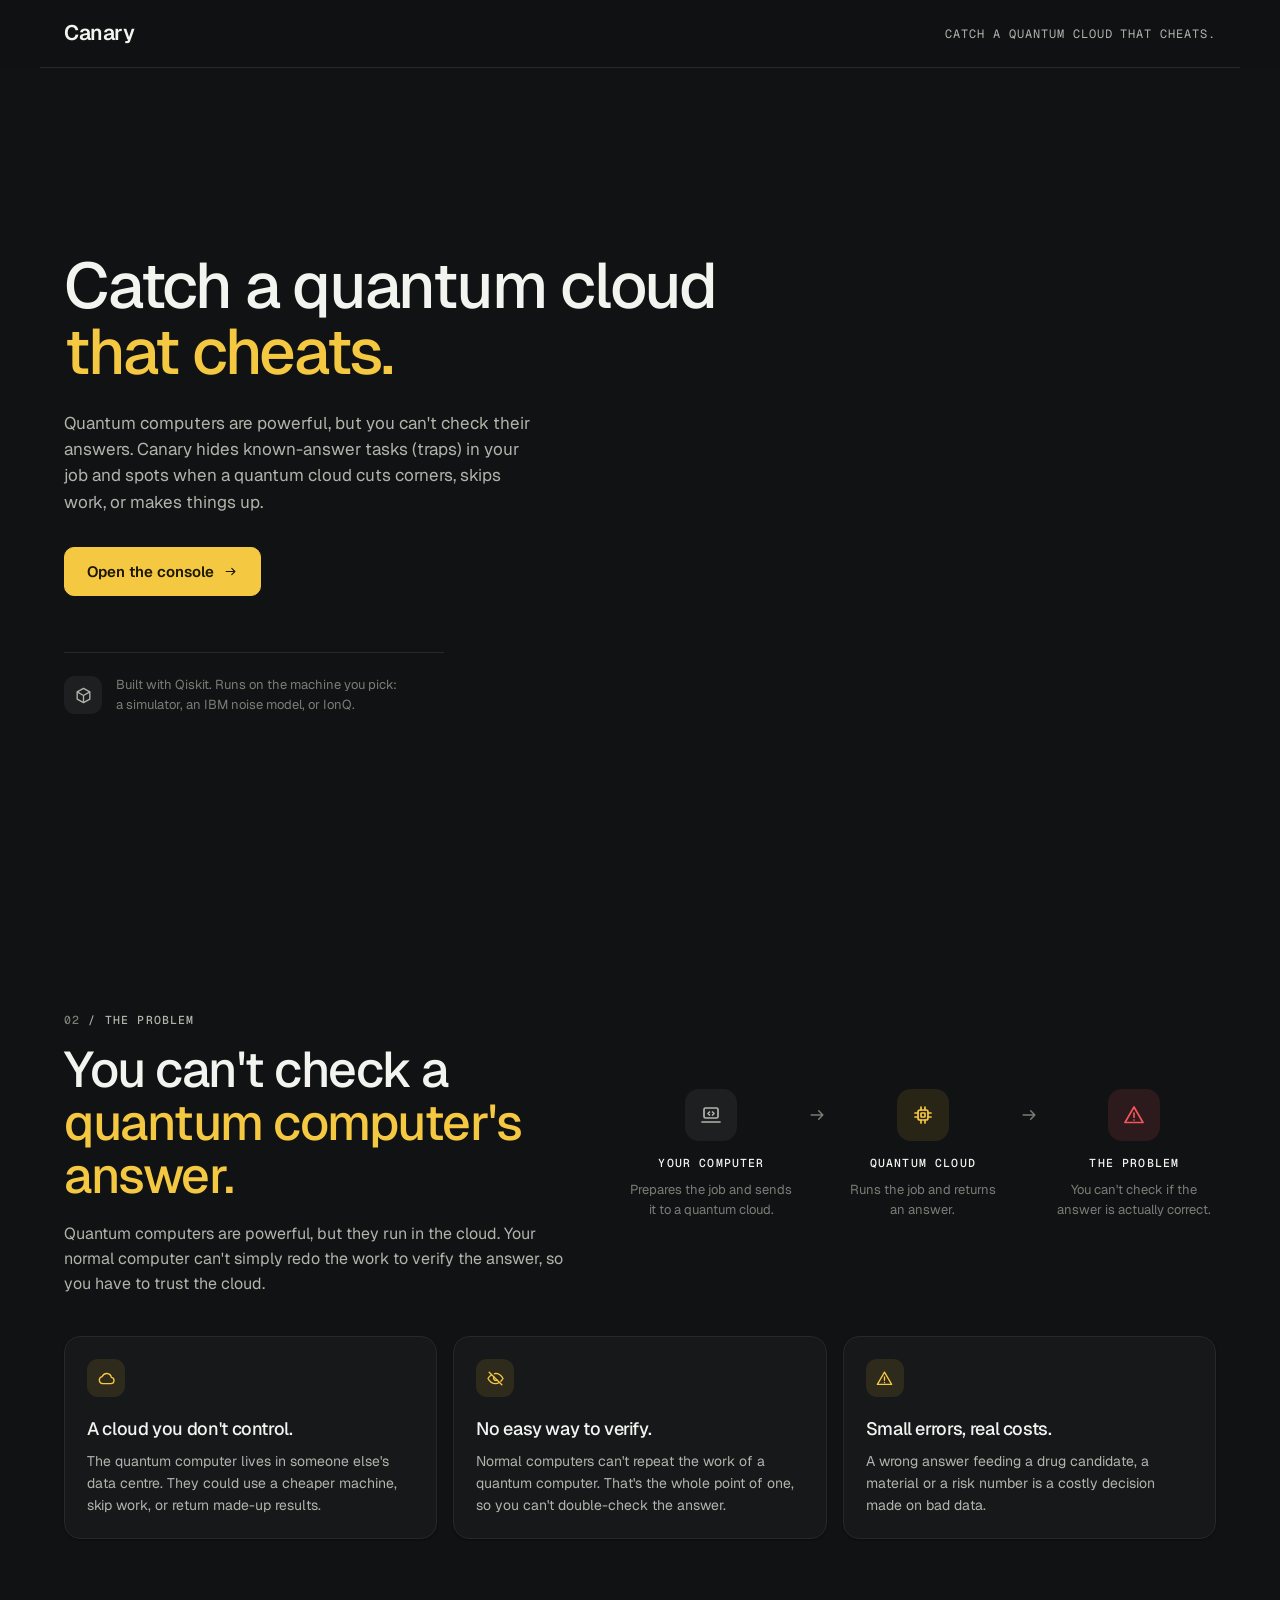
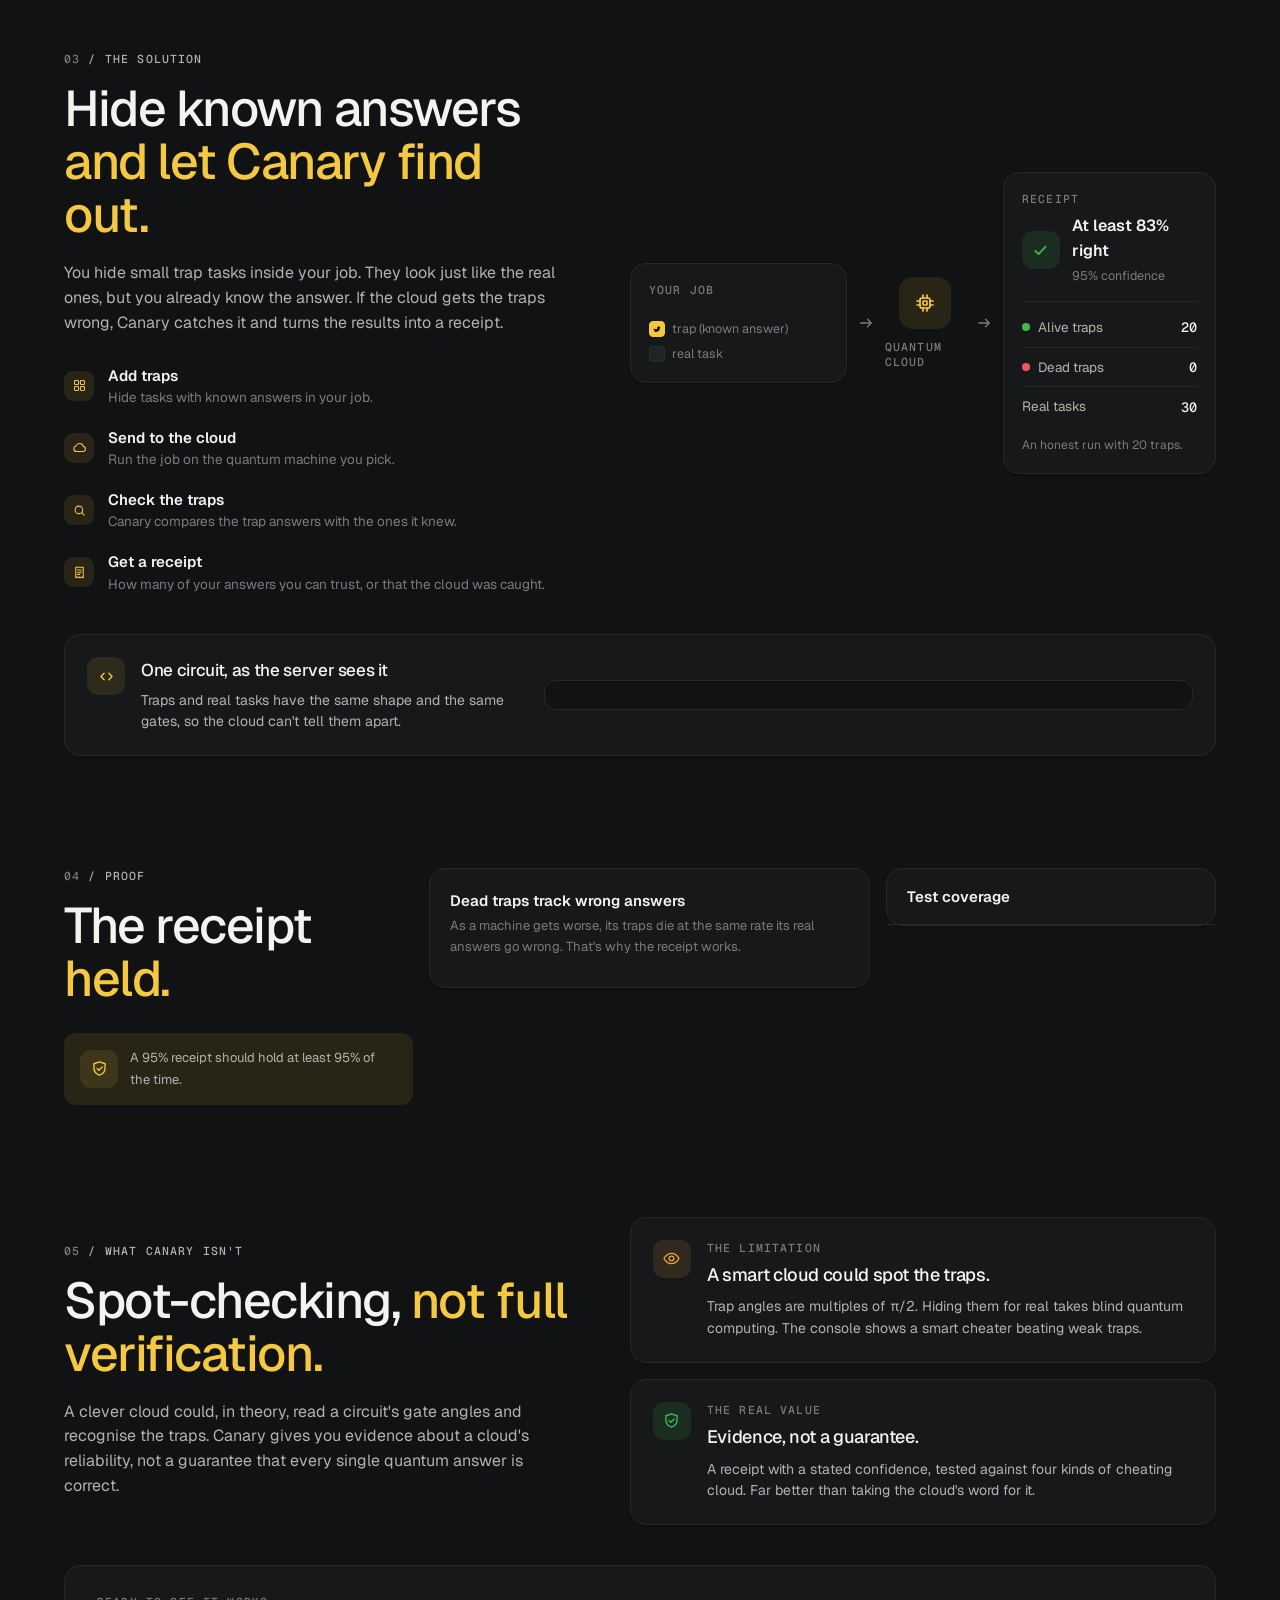
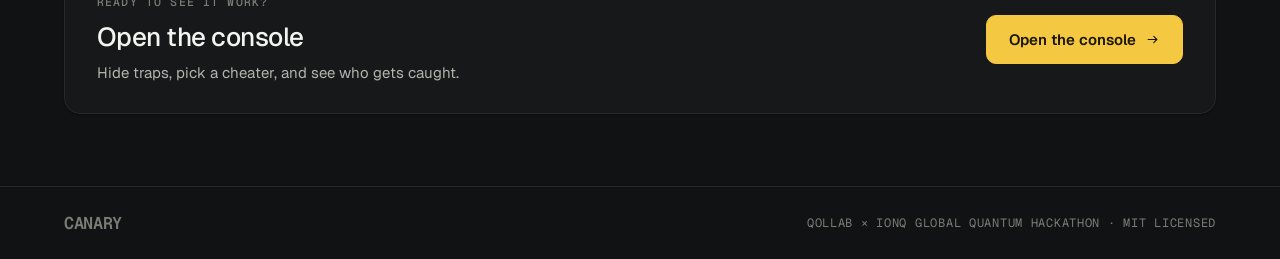
<file: index.html>
<!doctype html>
<html lang="en">
<head>
<meta charset="utf-8">
<meta name="viewport" content="width=device-width, initial-scale=1">
<title>Canary</title>
<link rel="preconnect" href="https://fonts.googleapis.com">
<link href="https://fonts.googleapis.com/css2?family=Geist:wght@400;500;600;700&family=Geist+Mono:wght@400;500&display=swap" rel="stylesheet">
<link rel="stylesheet" href="main.css">
<link rel="icon" href="data:image/svg+xml,%3Csvg xmlns=%22http://www.w3.org/2000/svg%22 viewBox=%220 0 32 32%22%3E%3Crect width=%2232%22 height=%2232%22 rx=%228%22 fill=%22%23131415%22/%3E%3Ctext x=%2216%22 y=%2223%22 text-anchor=%22middle%22 font-family=%22Arial%22 font-weight=%22700%22 font-size=%2220%22 fill=%22%23f5c842%22%3EC%3C/text%3E%3C/svg%3E">
</head>
<body>
<svg width="0" height="0" style="position:absolute" aria-hidden="true">
  <defs>
    <symbol id="bird" viewBox="0 0 24 24"><path d="M15.5 5.5a3.5 3.5 0 0 1 3.4 2.7l2.6.8-2.5 1.4c-.2 4.8-4 8.6-8.8 8.6H5l2.4-2.6C5 15.3 3.5 13 3.5 10.5c2.6 1.6 5.6 2 8.6 1.2.1-3.4 1.2-6.2 3.4-6.2Z" fill="currentColor"/></symbol>
    <symbol id="x" viewBox="0 0 24 24"><path d="M7 7l10 10M17 7 7 17" stroke="currentColor" stroke-width="2.2" stroke-linecap="round" fill="none"/></symbol>
    <symbol id="tick" viewBox="0 0 24 24"><path d="m5.5 12.5 4 4 9-9.5" stroke="currentColor" stroke-width="2.2" stroke-linecap="round" stroke-linejoin="round" fill="none"/></symbol>
    <symbol id="q" viewBox="0 0 24 24"><circle cx="12" cy="12" r="2" fill="currentColor"/></symbol>
    <symbol id="i-cloud" viewBox="0 0 24 24"><path d="M7 18.5h10.5a4 4 0 0 0 .6-7.95A6 6 0 0 0 6.6 9.6 4.5 4.5 0 0 0 7 18.5Z" fill="none" stroke="currentColor" stroke-width="1.7" stroke-linejoin="round"/></symbol>
    <symbol id="i-chip" viewBox="0 0 24 24"><g fill="none" stroke="currentColor" stroke-width="1.7" stroke-linecap="round"><rect x="7" y="7" width="10" height="10" rx="2"/><rect x="10" y="10" width="4" height="4" rx=".5"/><path d="M10 4v3M14 4v3M10 17v3M14 17v3M4 10h3M4 14h3M17 10h3M17 14h3"/></g></symbol>
    <symbol id="i-laptop" viewBox="0 0 24 24"><g fill="none" stroke="currentColor" stroke-width="1.7" stroke-linecap="round" stroke-linejoin="round"><rect x="5" y="5" width="14" height="10" rx="1.5"/><path d="M3 19h18M10.5 9 9 10.5l1.5 1.5M13.5 9l1.5 1.5-1.5 1.5"/></g></symbol>
    <symbol id="i-receipt" viewBox="0 0 24 24"><g fill="none" stroke="currentColor" stroke-width="1.7" stroke-linecap="round" stroke-linejoin="round"><path d="M6 3.5h12v17l-2.5-1.5-2 1.5-1.5-1.5-1.5 1.5-2-1.5L6 20.5z"/><path d="M9 8h6M9 11.5h6M9 15h3.5"/></g></symbol>
    <symbol id="i-grid" viewBox="0 0 24 24"><g fill="none" stroke="currentColor" stroke-width="1.7"><rect x="4" y="4" width="6.5" height="6.5" rx="1.5"/><rect x="13.5" y="4" width="6.5" height="6.5" rx="1.5"/><rect x="4" y="13.5" width="6.5" height="6.5" rx="1.5"/><rect x="13.5" y="13.5" width="6.5" height="6.5" rx="1.5"/></g></symbol>
    <symbol id="i-search" viewBox="0 0 24 24"><g fill="none" stroke="currentColor" stroke-width="1.7" stroke-linecap="round"><circle cx="11" cy="11" r="6"/><path d="m15.5 15.5 4 4"/></g></symbol>
    <symbol id="i-eye" viewBox="0 0 24 24"><g fill="none" stroke="currentColor" stroke-width="1.7" stroke-linejoin="round"><path d="M2.5 12S6 5.5 12 5.5 21.5 12 21.5 12 18 18.5 12 18.5 2.5 12 2.5 12Z"/><circle cx="12" cy="12" r="3"/></g></symbol>
    <symbol id="i-eye-off" viewBox="0 0 24 24"><g fill="none" stroke="currentColor" stroke-width="1.7" stroke-linecap="round" stroke-linejoin="round"><path d="M4 4l16 16M10.6 6A10 10 0 0 1 12 5.5c6 0 9.5 6.5 9.5 6.5a17 17 0 0 1-2.7 3.4M6.6 7.6C3.9 9.4 2.5 12 2.5 12S6 18.5 12 18.5c1.6 0 3-.4 4.2-1.1"/><path d="M9.9 10a3 3 0 0 0 4.1 4.1"/></g></symbol>
    <symbol id="i-alert" viewBox="0 0 24 24"><g fill="none" stroke="currentColor" stroke-width="1.7" stroke-linecap="round" stroke-linejoin="round"><path d="M12 4 21 19.5H3z"/><path d="M12 10v4.2M12 17h.01"/></g></symbol>
    <symbol id="i-cube" viewBox="0 0 24 24"><g fill="none" stroke="currentColor" stroke-width="1.7" stroke-linejoin="round"><path d="M12 3 20 7.5v9L12 21l-8-4.5v-9z"/><path d="M4 7.5 12 12l8-4.5M12 12v9"/></g></symbol>
    <symbol id="i-shield" viewBox="0 0 24 24"><g fill="none" stroke="currentColor" stroke-width="1.7" stroke-linecap="round" stroke-linejoin="round"><path d="M12 3.5 19 6v5.5c0 4.2-3 7.6-7 9-4-1.4-7-4.8-7-9V6z"/><path d="m9 12 2.2 2.2L15.5 10"/></g></symbol>
    <symbol id="i-play" viewBox="0 0 24 24"><path d="M8 5.5v13l10-6.5z" fill="none" stroke="currentColor" stroke-width="1.7" stroke-linejoin="round"/></symbol>
    <symbol id="i-chart" viewBox="0 0 24 24"><g fill="none" stroke="currentColor" stroke-width="1.7" stroke-linecap="round" stroke-linejoin="round"><path d="M4 4v16h16"/><path d="m7.5 15 3.5-4 3 2.5 5-6"/></g></symbol>
    <symbol id="i-target" viewBox="0 0 24 24"><g fill="none" stroke="currentColor" stroke-width="1.7"><circle cx="12" cy="12" r="8"/><circle cx="12" cy="12" r="4"/><circle cx="12" cy="12" r=".8" fill="currentColor"/></g></symbol>
    <symbol id="i-send" viewBox="0 0 24 24"><path d="M4 11.5 20 4l-6 16-3-6.5z" fill="none" stroke="currentColor" stroke-width="1.7" stroke-linejoin="round"/></symbol>
    <symbol id="i-refresh" viewBox="0 0 24 24"><g fill="none" stroke="currentColor" stroke-width="1.7" stroke-linecap="round" stroke-linejoin="round"><path d="M19 12a7 7 0 1 1-2.1-5"/><path d="M19 4.5V8h-3.5"/></g></symbol>
    <symbol id="i-code" viewBox="0 0 24 24"><path d="m9 8-4 4 4 4M15 8l4 4-4 4" fill="none" stroke="currentColor" stroke-width="1.7" stroke-linecap="round" stroke-linejoin="round"/></symbol>
    <symbol id="i-info" viewBox="0 0 24 24"><g fill="none" stroke="currentColor" stroke-width="1.7" stroke-linecap="round"><circle cx="12" cy="12" r="8.5"/><path d="M12 11v5M12 8h.01"/></g></symbol>
    <symbol id="i-arrow" viewBox="0 0 24 24"><path d="M5 12h14m-5-5 5 5-5 5" fill="none" stroke="currentColor" stroke-width="1.8" stroke-linecap="round" stroke-linejoin="round"/></symbol>
    <symbol id="i-back" viewBox="0 0 24 24"><path d="M15 6l-6 6 6 6" fill="none" stroke="currentColor" stroke-width="1.8" stroke-linecap="round" stroke-linejoin="round"/></symbol>
    <symbol id="i-down" viewBox="0 0 24 24"><path d="m6 9 6 6 6-6" fill="none" stroke="currentColor" stroke-width="1.8" stroke-linecap="round" stroke-linejoin="round"/></symbol>
  </defs>
</svg>

<!-- ============================== LANDING ============================== -->
<div class="landing" id="landing">
  <header class="lhead"><div class="wrap lhead-in"><span class="wordmark">Canary</span><span class="lhead-tag">Catch a quantum cloud that cheats.</span></div></header>

  <section class="hero">
    <canvas class="hero-dots" id="dots" aria-hidden="true"></canvas>
    <div class="wrap hero-in">
      <h1>Catch a quantum cloud<br><em>that cheats.</em></h1>
      <p class="hero-lede">Quantum computers are powerful, but you can't check their answers. Canary hides known-answer tasks (traps) in your job and spots when a quantum cloud cuts corners, skips work, or makes things up.</p>
      <button class="btn btn-lg open-console">Open the console <svg class="i"><use href="#i-arrow"/></svg></button>
      <div class="hero-foot"><span class="tile tile-plain"><svg class="i"><use href="#i-cube"/></svg></span><span>Built with Qiskit. Runs on the machine you pick:<br>a simulator, an IBM noise model, or IonQ.</span></div>
    </div>
  </section>

  <section class="lsec">
    <div class="wrap lsplit">
      <div>
        <p class="eyebrow"><span>02</span> / The problem</p>
        <h2>You can't check a <em>quantum computer's answer.</em></h2>
        <p class="lede">Quantum computers are powerful, but they run in the cloud. Your normal computer can't simply redo the work to verify the answer, so you have to trust the cloud.</p>
      </div>
      <div class="flow">
        <div class="flow-step"><span class="tile tile-lg tile-plain"><svg class="i"><use href="#i-laptop"/></svg></span><b>Your computer</b><span>Prepares the job and sends it to a quantum cloud.</span></div>
        <svg class="i flow-arrow"><use href="#i-arrow"/></svg>
        <div class="flow-step"><span class="tile tile-lg"><svg class="i"><use href="#i-chip"/></svg></span><b>Quantum cloud</b><span>Runs the job and returns an answer.</span></div>
        <svg class="i flow-arrow"><use href="#i-arrow"/></svg>
        <div class="flow-step"><span class="tile tile-lg tile-bad"><svg class="i"><use href="#i-alert"/></svg></span><b>The problem</b><span>You can't check if the answer is actually correct.</span></div>
      </div>
    </div>
    <div class="wrap grid3">
      <article class="card pad"><span class="tile"><svg class="i"><use href="#i-cloud"/></svg></span><h3>A cloud you don't control.</h3><p>The quantum computer lives in someone else's data centre. They could use a cheaper machine, skip work, or return made-up results.</p></article>
      <article class="card pad"><span class="tile"><svg class="i"><use href="#i-eye-off"/></svg></span><h3>No easy way to verify.</h3><p>Normal computers can't repeat the work of a quantum computer. That's the whole point of one, so you can't double-check the answer.</p></article>
      <article class="card pad"><span class="tile"><svg class="i"><use href="#i-alert"/></svg></span><h3>Small errors, real costs.</h3><p>A wrong answer feeding a drug candidate, a material or a risk number is a costly decision made on bad data.</p></article>
    </div>
  </section>

  <section class="lsec">
    <div class="wrap lsplit">
      <div>
        <p class="eyebrow"><span>03</span> / The solution</p>
        <h2>Hide known answers <em>and let Canary find out.</em></h2>
        <p class="lede">You hide small trap tasks inside your job. They look just like the real ones, but you already know the answer. If the cloud gets the traps wrong, Canary catches it and turns the results into a receipt.</p>
        <ol class="steps">
          <li><span class="tile tile-sm"><svg class="i"><use href="#i-grid"/></svg></span><div><b>Add traps</b><span>Hide tasks with known answers in your job.</span></div></li>
          <li><span class="tile tile-sm"><svg class="i"><use href="#i-cloud"/></svg></span><div><b>Send to the cloud</b><span>Run the job on the quantum machine you pick.</span></div></li>
          <li><span class="tile tile-sm"><svg class="i"><use href="#i-search"/></svg></span><div><b>Check the traps</b><span>Canary compares the trap answers with the ones it knew.</span></div></li>
          <li><span class="tile tile-sm"><svg class="i"><use href="#i-receipt"/></svg></span><div><b>Get a receipt</b><span>How many of your answers you can trust, or that the cloud was caught.</span></div></li>
        </ol>
      </div>
      <div class="sol">
        <div class="card sol-job"><p class="label">Your job</p><div class="cells cells-sm" id="solGrid"></div>
          <div class="legend"><span><span class="cell trap cell-xs"><svg class="i"><use href="#bird"/></svg></span>trap (known answer)</span><span><span class="cell cell-xs"></span>real task</span></div></div>
        <svg class="i sol-arrow"><use href="#i-arrow"/></svg>
        <div class="sol-cloud"><span class="tile tile-lg"><svg class="i"><use href="#i-chip"/></svg></span><span class="label">Quantum cloud</span></div>
        <svg class="i sol-arrow"><use href="#i-arrow"/></svg>
        <div class="card sol-receipt"><p class="label">Receipt</p>
          <div class="sol-verdict"><span class="tile tile-good"><svg class="i"><use href="#tick"/></svg></span><div><b>At least 83% right</b><span>95% confidence</span></div></div>
          <dl class="kv-rows"><div><dt><i class="dot dot-good"></i>Alive traps</dt><dd>20</dd></div><div><dt><i class="dot dot-bad"></i>Dead traps</dt><dd>0</dd></div><div><dt>Real tasks</dt><dd>30</dd></div></dl>
          <p class="fine">An honest run with 20 traps.</p></div>
      </div>
    </div>
    <div class="wrap">
      <div class="card code-card">
        <div class="code-intro"><span class="tile"><svg class="i"><use href="#i-code"/></svg></span><div><h3>One circuit, as the server sees it</h3><p>Traps and real tasks have the same shape and the same gates, so the cloud can't tell them apart.</p></div></div>
        <pre class="code" id="qasm"></pre>
      </div>
    </div>
  </section>

  <section class="lsec">
    <div class="wrap proof">
      <div>
        <p class="eyebrow"><span>04</span> / Proof</p>
        <h2>The receipt <em>held.</em></h2>
        <p class="lede" id="proofLede"></p>
        <div class="callout"><span class="tile"><svg class="i"><use href="#i-shield"/></svg></span><div><b id="proofCallout"></b><span>A 95% receipt should hold at least 95% of the time.</span></div></div>
      </div>
      <figure class="card chart-card"><figcaption><b>Dead traps track wrong answers</b><span>As a machine gets worse, its traps die at the same rate its real answers go wrong. That's why the receipt works.</span></figcaption><div class="chart" id="landingSweep"></div></figure>
      <div class="card">
        <div class="card-head"><h3>Test coverage</h3><span class="muted" id="coverageSub"></span></div>
        <div class="rows" id="coverageRows"></div>
      </div>
    </div>
  </section>

  <section class="lsec lsec-last">
    <div class="wrap lsplit">
      <div>
        <p class="eyebrow"><span>05</span> / What Canary isn't</p>
        <h2>Spot-checking, <em>not full verification.</em></h2>
        <p class="lede">A clever cloud could, in theory, read a circuit's gate angles and recognise the traps. Canary gives you evidence about a cloud's reliability, not a guarantee that every single quantum answer is correct.</p>
      </div>
      <div class="stack">
        <article class="card pad row-card"><span class="tile tile-warn"><svg class="i"><use href="#i-eye"/></svg></span><div><p class="label">The limitation</p><h3>A smart cloud could spot the traps.</h3><p>Trap angles are multiples of π/2. Hiding them for real takes blind quantum computing. The console shows a smart cheater beating weak traps.</p></div></article>
        <article class="card pad row-card"><span class="tile tile-good"><svg class="i"><use href="#i-shield"/></svg></span><div><p class="label">The real value</p><h3>Evidence, not a guarantee.</h3><p>A receipt with a stated confidence, tested against four kinds of cheating cloud. Far better than taking the cloud's word for it.</p></div></article>
      </div>
    </div>
    <div class="wrap">
      <div class="card cta-card"><div><p class="label">Ready to see it work?</p><h3>Open the console</h3><p>Hide traps, pick a cheater, and see who gets caught.</p></div><button class="btn btn-lg open-console">Open the console <svg class="i"><use href="#i-arrow"/></svg></button></div>
    </div>
  </section>

  <footer class="lfoot"><div class="wrap lfoot-in"><span class="wordmark wordmark-sm">Canary</span><span>Qollab × IonQ Global Quantum Hackathon · MIT licensed</span></div></footer>
</div>

<!-- ============================== CONSOLE ============================== -->
<div class="console" id="console" hidden>
  <header class="chead">
    <div class="chead-left"><span class="wordmark">Canary</span><button class="back" id="backToStart"><svg class="i"><use href="#i-back"/></svg>Console</button></div>
    <span class="status-chip" id="backendChip"><i class="dot"></i><span>Not sent yet</span></span>
  </header>
  <nav class="side" aria-label="Console">
    <button data-view="job" class="on"><svg class="i"><use href="#i-play"/></svg>Your job</button>
    <button data-view="results"><svg class="i"><use href="#i-chart"/></svg>Results</button>
    <button data-view="traps"><svg class="i"><use href="#i-target"/></svg>Trap count</button>
    <button data-view="smart"><svg class="i"><use href="#i-eye"/></svg>Smart cheater</button>
    <div class="side-foot card"><p class="label">Backend</p><b id="sideBackend">Picked when you send</b><span id="sideBackendSub">The machine chosen in Qollab's Select QPU.</span></div>
  </nav>

  <main class="cmain">
    <!-- Your job -->
    <section class="view" data-view="job">
      <div class="view-head">
        <div><p class="eyebrow" id="jobEyebrow">Configure your job</p><h1 id="jobTitle">Your <em>job.</em></h1>
          <p class="lede" id="jobLede">Set how many traps to hide, choose how cloud B cheats, and send the job. Canary hides the traps and checks them when the results come back.</p></div>
        <div class="card sees" id="sees" hidden><span class="tile"><svg class="i"><use href="#i-cloud"/></svg></span><div><p class="label">The cloud sees</p><b id="seesCount"></b><span>Nothing marks the traps.</span></div></div>
      </div>
      <div class="job">
        <div class="card job-controls">
          <label class="ctl"><span class="ctl-n">1</span><div class="ctl-body"><b>Traps hidden</b><span>How many traps to hide among 30 real tasks.</span>
            <div class="range-row"><input type="range" id="traps" min="0" max="40" value="20"><output class="val" id="trapsOut">20</output></div><small id="trapsCost"></small></div></label>
          <label class="ctl"><span class="ctl-n">2</span><div class="ctl-body"><b>How cloud B cheats</b><span id="stratBlurb"></span>
            <div class="select"><select id="strategy"></select><svg class="i"><use href="#i-down"/></svg></div></div></label>
          <label class="ctl" id="skipCtl"><span class="ctl-n">3</span><div class="ctl-body"><b>Share it fakes</b><span>Only used when Skimps is selected.</span>
            <div class="range-row"><input type="range" id="skip" min="5" max="90" step="5" value="30"><output class="val" id="skipOut">30%</output></div></div></label>
          <label class="ctl"><span class="ctl-n">4</span><div class="ctl-body"><b>Shots per circuit</b><span>How many times each circuit runs.</span>
            <div class="select"><select id="shots"><option value="100">100</option><option value="300" selected>300</option><option value="1000">1000</option></select><svg class="i"><use href="#i-down"/></svg></div></div></label>
          <div class="job-actions"><button id="send" class="btn"><svg class="i"><use href="#i-send"/></svg>Hide the traps and send</button><button id="reseed" class="btn btn-ghost"><svg class="i"><use href="#i-refresh"/></svg>New batch</button></div>
        </div>
        <div class="card job-batch">
          <div class="card-head"><h3><span class="cell trap cell-xs"><svg class="i"><use href="#bird"/></svg></span>Your batch</h3><span class="muted mono" id="batchMeta"></span></div>
          <div class="batch-body">
            <div class="cells" id="batch"></div>
            <dl class="kv-rows batch-kv" id="batchKv"></dl>
          </div>
          <p class="status mono" id="status" role="status"></p>
        </div>
      </div>
      <details class="card code-card ops-card">
        <summary><span class="tile"><svg class="i"><use href="#i-code"/></svg></span><div><h3>One circuit, as the server sees it</h3><p>Same shape, no trap markers. This is what gets sent to the cloud.</p></div><svg class="i chev"><use href="#i-down"/></svg></summary>
        <div class="ops" id="ops"></div>
      </details>
    </section>

    <!-- Results -->
    <section class="view" data-view="results" hidden>
      <div class="view-head">
        <div><p class="eyebrow">Results</p><h1>Two clouds <em>run it.</em></h1><p class="lede">Same circuits. Same traps. Canary checks only the traps; the real answers stay uncheckable, as they would in real life.</p></div>
        <button class="btn" id="reveal" disabled><svg class="i"><use href="#i-eye"/></svg>Reveal the truth</button>
      </div>
      <div class="results" id="servers"><div class="empty card">Send your job to see what comes back.</div></div>
    </section>

    <!-- Trap count -->
    <section class="view" data-view="traps" hidden>
      <div class="view-head">
        <div><p class="eyebrow">Trade-off</p><h1>How many traps <em>is enough?</em></h1><p class="lede">More traps catch cheaters more often and buy a stronger promise, but every trap is compute you pay for that isn't your work.</p></div>
        <div class="card trap-count"><p class="label">Current trap count</p><div class="range-row"><input type="range" id="traps2" min="0" max="40" value="20"><output class="val" id="traps2Out">20</output></div></div>
      </div>
      <div class="grid2">
        <figure class="card chart-card"><figcaption><b>Chance of catching it</b><span>Against a cloud that fakes <span id="curveQ"></span> of the circuits, with 30 real tasks.</span></figcaption><div class="chart" id="chartCatch"></div>
          <p class="note" id="catchNote"></p><details class="tbl"><summary>Table</summary><div id="tblCatch"></div></details></figure>
        <figure class="card chart-card"><figcaption><b>Dead traps track wrong answers</b><span>One batch of <span id="sweepN"></span> on machines from well calibrated to badly calibrated.</span></figcaption><div class="chart" id="chartSweep"></div>
          <p class="note">This is why trap deaths can stand in for wrong answers you can't see.</p><details class="tbl"><summary>Table</summary><div id="tblSweep"></div></details></figure>
      </div>
      <div class="card">
        <div class="card-head"><h3><span class="tile tile-sm"><svg class="i"><use href="#i-shield"/></svg></span>Does the receipt tell the truth?</h3><span class="muted" id="covSub"></span></div>
        <div class="split" id="coverage"></div>
      </div>
    </section>

    <!-- Smart cheater -->
    <section class="view" data-view="smart" hidden>
      <div class="view-head">
        <div><p class="eyebrow">Round 2</p><h1>The smart <em>cheater.</em></h1><p class="lede" id="smartLede">This cloud peeks at each circuit with a few shots. If one answer dominates, it guesses "trap" and sends back a polished result. Everything else it fakes.</p></div>
        <div class="seg" id="kindSeg"><button data-kind="flat">Sampling jobs</button><button data-kind="peaked">Answer jobs</button></div>
      </div>
      <div class="results" id="smart"><div class="empty card">Pick a kind of real job: <b>sampling jobs</b> have spread-out output, <b>answer jobs</b> have one clear answer, like traps.</div></div>
      <div class="info"><svg class="i"><use href="#i-info"/></svg><span><b>Limitation.</b> Spot-checking can't guarantee correct answers. A cloud that can tell traps from real work can pass the traps and still return wrong results. That's why traps must look like the work, including their output.</span></div>
    </section>
  </main>
</div>

<div class="tip" id="tip" hidden></div>
<script type="module" src="hosted.js"></script>
</body>
</html>
</file>
<file: main.css>
/*
  Canary. One visual language for the landing and the console.

  Panels follow the Quorum construction: a flat surface, one hairline
  border, a 16px radius and an almost invisible shadow. Icons sit in small
  rounded tiles tinted with their colour (never outlined circles or glows),
  figures sit in divided strips, and callouts are a tinted wash. Yellow is
  the one accent; green and red only ever mean alive/right and dead/wrong,
  and always come with an icon or a label.
*/
:root {
  color-scheme: dark;
  --bg: #111213;
  --surface: #17181a;
  --surface-2: #1d1f21;
  --border: #26282b;
  --border-2: #313438;
  --text-primary: #f3f3f0;
  --text-secondary: #b3b3ac;
  --text-muted: #7c7c76;
  --brand: #f5c842;
  --brand-ink: #1b1600;
  --brand-wash: rgba(245, 200, 66, 0.1);
  --good: #3fb950;
  --good-wash: rgba(63, 185, 80, 0.12);
  --bad: #f2555a;
  --bad-wash: rgba(242, 85, 90, 0.12);
  --warn: #e9a23b;
  --warn-wash: rgba(233, 162, 59, 0.12);
  --series-1: #3987e5;
  --series-2: #d95926;
  --series-3: #199e70;
  --cell: #1f2624;
  --r-sm: 8px;
  --r-lg: 12px;
  --r-xl: 16px;
  --sh: 0 1px 2px rgba(0, 0, 0, 0.35);
  --sans: "Geist", ui-sans-serif, system-ui, sans-serif;
  --mono: "Geist Mono", ui-monospace, monospace;
}
* { box-sizing: border-box; }
[hidden] { display: none !important; }
html, body { margin: 0; }
body { background: var(--bg); color: var(--text-primary); font: 15px/1.55 var(--sans); -webkit-font-smoothing: antialiased; }
.wrap { max-width: 1200px; margin: 0 auto; padding: 0 24px; }
.i { width: 1em; height: 1em; display: inline-block; vertical-align: -0.15em; flex: none; }
b { font-weight: 600; }
h1, h2, h3 { font-weight: 500; letter-spacing: -0.02em; margin: 0; }
h1 em, h2 em { font-style: normal; color: var(--brand); }
p { margin: 0; }
.mono { font-family: var(--mono); }
.muted { color: var(--text-muted); font-size: 13px; }
.label, .eyebrow { font: 500 11.5px var(--mono); text-transform: uppercase; letter-spacing: 0.1em; color: var(--text-muted); margin: 0 0 8px; }
.eyebrow { color: var(--text-secondary); margin-bottom: 16px; }
.eyebrow span { color: var(--text-muted); }
.lede { color: var(--text-secondary); font-size: 16px; max-width: 560px; }
.fine { color: var(--text-muted); font-size: 12px; margin-top: 10px; }
.wordmark { font-weight: 600; font-size: 21px; letter-spacing: -0.02em; }
.wordmark-sm { font-size: 17px; }

/* ---------------------------------------------------------------- panels */
.card { background: var(--surface); border: 1px solid var(--border); border-radius: var(--r-xl); box-shadow: var(--sh); }
.pad { padding: 22px; }
.card-head { display: flex; align-items: center; gap: 10px; padding: 16px 20px; border-bottom: 1px solid var(--border); }
.card-head h3 { display: flex; align-items: center; gap: 10px; margin-right: auto; font-size: 15px; font-weight: 600; letter-spacing: 0; }
.tile { display: inline-grid; place-items: center; width: 38px; height: 38px; flex: none; border-radius: 11px; background: var(--brand-wash); color: var(--brand); font-size: 19px; }
.tile-sm { width: 30px; height: 30px; border-radius: 9px; font-size: 15px; }
.tile-lg { width: 52px; height: 52px; border-radius: 14px; font-size: 24px; }
.tile-good { background: var(--good-wash); color: var(--good); }
.tile-bad { background: var(--bad-wash); color: var(--bad); }
.tile-warn { background: var(--warn-wash); color: var(--warn); }
.tile-plain { background: var(--surface-2); color: var(--text-secondary); }
.dot { width: 8px; height: 8px; border-radius: 50%; display: inline-block; background: var(--text-muted); flex: none; }
.dot-good { background: var(--good); }
.dot-bad { background: var(--bad); }
.kv-rows { margin: 0; }
.kv-rows > div { display: flex; justify-content: space-between; align-items: center; gap: 12px; padding: 9px 0; border-top: 1px solid var(--border); font-size: 13.5px; }
.kv-rows > div:first-child { border-top: 0; }
.kv-rows dt { display: flex; align-items: center; gap: 8px; color: var(--text-secondary); }
.kv-rows dd { margin: 0; font: 500 13.5px var(--mono); font-variant-numeric: tabular-nums; }
.split { display: grid; grid-auto-flow: column; grid-auto-columns: 1fr; padding: 20px 0; }
.split > * { padding-inline: 22px; border-left: 1px solid var(--border); min-width: 0; }
.split > *:first-child { border-left: 0; }
.stat span { display: block; font-size: 12.5px; color: var(--text-muted); }
.stat b { display: block; font-size: 26px; font-weight: 600; letter-spacing: -0.03em; font-variant-numeric: tabular-nums; margin: 2px 0; }
.stat em { display: block; font-style: normal; font-size: 12px; color: var(--text-muted); }
.rows > div { display: flex; align-items: center; gap: 12px; padding: 14px 20px; border-top: 1px solid var(--border); }
.rows > div:first-child { border-top: 0; }
.rows .grow { flex: 1; min-width: 0; }
.rows .grow span { display: block; font-size: 12.5px; color: var(--text-muted); }
.rows .num { text-align: right; font: 600 15px var(--mono); }
.rows .num span { display: block; font: 400 11.5px var(--sans); color: var(--text-muted); }
.info, .callout { display: flex; gap: 12px; align-items: flex-start; padding: 14px 16px; border-radius: var(--r-lg); background: var(--brand-wash); color: var(--text-secondary); font-size: 14px; }
.info > .i { color: var(--brand); font-size: 18px; margin-top: 1px; }
.info b { color: var(--text-primary); }
.callout { margin-top: 28px; align-items: center; max-width: 460px; }
.callout b { display: block; color: var(--text-primary); font-size: 16px; }
.callout span:not(.tile) { font-size: 13px; color: var(--text-secondary); }
.empty { padding: 32px; color: var(--text-muted); text-align: center; grid-column: 1 / -1; }
.empty b { color: var(--text-secondary); }

/* --------------------------------------------------------------- controls */
.btn { display: inline-flex; align-items: center; justify-content: center; gap: 9px; background: var(--brand); color: var(--brand-ink); border: 1px solid var(--brand); border-radius: 10px; padding: 11px 18px; font: 600 14px var(--sans); cursor: pointer; white-space: nowrap; transition: filter .15s, opacity .15s; }
.btn:hover { filter: brightness(1.06); }
.btn:disabled { opacity: 0.45; cursor: not-allowed; filter: none; }
.btn-lg { padding: 14px 22px; font-size: 15px; }
.btn-ghost { background: transparent; color: var(--text-primary); border-color: var(--border-2); }
.btn-ghost:hover { border-color: var(--text-muted); filter: none; }
.range-row { display: flex; align-items: center; gap: 14px; margin-top: 10px; }
input[type="range"] { flex: 1; accent-color: var(--brand); height: 4px; }
input[type="range"]:disabled { opacity: 0.35; }
.val { min-width: 54px; text-align: center; padding: 6px 8px; border: 1px solid var(--border-2); border-radius: var(--r-sm); font: 500 14px var(--mono); background: var(--surface-2); }
.select { position: relative; margin-top: 10px; }
.select select { width: 100%; appearance: none; background: var(--surface-2); color: var(--text-primary); border: 1px solid var(--border-2); border-radius: 10px; padding: 10px 36px 10px 12px; font: 500 14px var(--sans); cursor: pointer; }
.select .i { position: absolute; right: 12px; top: 50%; transform: translateY(-50%); color: var(--text-muted); pointer-events: none; }
.seg { display: inline-flex; padding: 4px; gap: 4px; border: 1px solid var(--border); border-radius: 12px; background: var(--surface); }
.seg button { background: transparent; color: var(--text-secondary); border: 0; border-radius: 9px; padding: 9px 16px; font: 500 14px var(--sans); cursor: pointer; }
.seg button.on { background: var(--brand); color: var(--brand-ink); }

/* ------------------------------------------------------------------ cells */
.cells { display: grid; grid-template-columns: repeat(auto-fill, minmax(26px, 1fr)); gap: 6px; }
.cells-sm { grid-template-columns: repeat(8, 16px); gap: 4px; }
.cell { aspect-ratio: 1; border-radius: 5px; background: var(--cell); border: 1px solid rgba(255, 255, 255, 0.04); display: grid; place-items: center; font-size: 14px; color: var(--text-muted); transition: background .35s, border-color .35s, color .35s, opacity .35s; }
.cell .i { transition: opacity .5s; }
.cell-xs { width: 16px; height: 16px; font-size: 10px; border-radius: 4px; display: inline-grid; }
.cells-sm .cell { font-size: 11px; border-radius: 4px; }
.cell.trap { background: var(--brand); color: var(--brand-ink); border-color: var(--brand); }
.cell.trap.hidden-trap { background: var(--cell); border-color: rgba(255, 255, 255, 0.04); }
.cell.trap.hidden-trap .i { opacity: 0; }
.cell.pending { opacity: 0.35; }
.cell.alive { background: var(--good-wash); border-color: var(--good); color: var(--good); }
.cell.dead { background: var(--bad-wash); border-color: var(--bad); color: var(--bad); }
.cell.real { color: #4c5552; }
.cell.right { border-color: rgba(63, 185, 80, 0.55); color: var(--good); }
.cell.wrong { border-color: var(--bad); color: var(--bad); background: repeating-linear-gradient(135deg, rgba(242, 85, 90, 0.2) 0 3px, var(--cell) 3px 7px); }
.legend { display: flex; flex-wrap: wrap; gap: 6px 16px; font-size: 12.5px; color: var(--text-muted); margin-top: 14px; }
.legend > span { display: inline-flex; align-items: center; gap: 7px; }

/* ================================================================ LANDING */
.lhead { position: sticky; top: 0; z-index: 5; background: color-mix(in srgb, var(--bg) 88%, transparent); backdrop-filter: blur(8px); }
.lhead-in { display: flex; align-items: center; justify-content: space-between; height: 68px; border-bottom: 1px solid var(--border); }
.lhead-tag { font: 400 12px var(--mono); text-transform: uppercase; letter-spacing: 0.08em; color: var(--text-secondary); }
.hero { position: relative; min-height: calc(max(620px, 100vh) - 68px); display: grid; align-items: center; overflow: hidden; }
.hero-dots { position: absolute; inset: 0; width: 100%; height: 100%; }
.hero-in { position: relative; z-index: 1; width: 100%; padding-block: 56px; }
.hero h1 { font-size: clamp(38px, 5.4vw, 64px); line-height: 1.04; letter-spacing: -0.035em; margin-bottom: 24px; }
.hero-lede { color: var(--text-secondary); font-size: 17px; max-width: 470px; margin-bottom: 32px; }
.hero-foot { display: flex; align-items: center; gap: 14px; margin-top: 56px; padding-top: 22px; border-top: 1px solid var(--border); max-width: 380px; font-size: 13px; color: var(--text-muted); }
.lsec { padding: 112px 0 0; }
.lsec h2 { font-size: clamp(32px, 4.2vw, 50px); line-height: 1.06; letter-spacing: -0.03em; margin-bottom: 20px; }
.lsplit { display: grid; grid-template-columns: minmax(0, 1fr) minmax(0, 1.15fr); gap: 56px; align-items: center; margin-bottom: 40px; }
.flow { display: grid; grid-template-columns: 1fr auto 1fr auto 1fr; gap: 14px; align-items: start; }
.flow-step { display: flex; flex-direction: column; align-items: center; text-align: center; gap: 10px; }
.flow-step b { font: 500 11.5px var(--mono); text-transform: uppercase; letter-spacing: 0.1em; margin-top: 4px; }
.flow-step span:not(.tile) { font-size: 13px; color: var(--text-muted); max-width: 170px; }
.flow-arrow { margin-top: 16px; font-size: 20px; color: var(--text-muted); }
.grid3 { display: grid; grid-template-columns: repeat(3, minmax(0, 1fr)); gap: 16px; }
.grid3 h3, .row-card h3 { font-size: 18px; margin: 18px 0 8px; }
.grid3 p, .row-card p:not(.label) { color: var(--text-secondary); font-size: 14px; }
.steps { list-style: none; padding: 0; margin: 28px 0 0; display: grid; gap: 18px; }
.steps li { display: flex; gap: 14px; align-items: center; }
.steps b { display: block; font-size: 15px; }
.steps span:not(.tile) { display: block; font-size: 13.5px; color: var(--text-muted); }
.sol { display: grid; grid-template-columns: auto auto auto auto minmax(190px, 230px); align-items: center; gap: 10px; }
.sol-job, .sol-receipt { padding: 18px; }
.sol-receipt { min-width: 0; }
.sol-arrow { color: var(--text-muted); font-size: 18px; }
.sol-cloud { display: flex; flex-direction: column; align-items: center; gap: 10px; }
.sol-cloud .label { margin: 0; }
.sol-verdict { display: flex; align-items: center; gap: 12px; padding-bottom: 14px; margin-bottom: 6px; border-bottom: 1px solid var(--border); }
.sol-verdict b { display: block; font-size: 16px; }
.sol-verdict span:not(.tile) { font-size: 12.5px; color: var(--text-muted); }
.code-card { margin-top: 16px; display: grid; grid-template-columns: minmax(0, 0.8fr) minmax(0, 1.2fr); gap: 24px; padding: 22px; align-items: center; }
.code-intro { display: flex; gap: 16px; align-items: flex-start; }
.code-intro h3, .ops-card summary h3 { font-size: 17px; margin-bottom: 6px; }
.code-intro p, .ops-card summary p { color: var(--text-secondary); font-size: 14px; }
.code { margin: 0; max-height: 170px; overflow: auto; background: var(--bg); border: 1px solid var(--border); border-radius: var(--r-lg); padding: 14px 16px; font: 12.5px/1.6 var(--mono); color: var(--text-secondary); }
.proof { display: grid; grid-template-columns: minmax(0, 0.95fr) minmax(0, 1.2fr) minmax(0, 0.9fr); gap: 16px; align-items: start; }
.chart-card { margin: 0; padding: 20px 20px 16px; }
figcaption { display: flex; flex-direction: column; gap: 4px; margin-bottom: 14px; }
figcaption b { font-size: 15px; }
figcaption span { color: var(--text-muted); font-size: 13px; }
.stack { display: grid; gap: 16px; }
.row-card { display: flex; gap: 16px; align-items: flex-start; }
.row-card h3 { margin-top: 0; }
.row-card .label { margin-bottom: 6px; }
.cta-card { margin-top: 40px; display: flex; align-items: center; justify-content: space-between; gap: 24px; padding: 28px 32px; }
.cta-card h3 { font-size: 26px; margin-bottom: 4px; }
.cta-card p:not(.label) { color: var(--text-secondary); }
.lsec-last { padding-bottom: 72px; }
.lfoot { border-top: 1px solid var(--border); }
.lfoot-in { display: flex; justify-content: space-between; align-items: center; height: 72px; font: 400 12px var(--mono); color: var(--text-muted); text-transform: uppercase; letter-spacing: 0.06em; }

/* ================================================================ CONSOLE */
.console { display: grid; grid-template-columns: 232px minmax(0, 1fr); grid-template-rows: 64px 1fr; min-height: 100vh; }
.chead { grid-column: 1 / -1; display: flex; align-items: center; justify-content: space-between; padding: 0 24px; border-bottom: 1px solid var(--border); position: sticky; top: 0; z-index: 5; background: var(--bg); }
.chead-left { display: flex; align-items: center; gap: 22px; }
.back { display: inline-flex; align-items: center; gap: 6px; background: none; border: 0; border-left: 1px solid var(--border); padding: 4px 0 4px 18px; color: var(--text-secondary); font: 500 12px var(--mono); text-transform: uppercase; letter-spacing: 0.1em; cursor: pointer; }
.back:hover { color: var(--text-primary); }
.status-chip { display: inline-flex; align-items: center; gap: 8px; font: 400 12.5px var(--mono); color: var(--text-secondary); }
.status-chip.on .dot { background: var(--good); }
.side { border-right: 1px solid var(--border); padding: 20px 14px; display: flex; flex-direction: column; gap: 4px; position: sticky; top: 64px; height: calc(100vh - 64px); }
.side button { display: flex; align-items: center; gap: 12px; padding: 10px 12px; border-radius: 10px; border: 0; background: none; color: var(--text-secondary); font: 500 14px var(--sans); cursor: pointer; text-align: left; }
.side button .i { font-size: 18px; }
.side button:hover { background: var(--surface); color: var(--text-primary); }
.side button.on { background: var(--brand-wash); color: var(--brand); }
.side-foot { margin-top: auto; padding: 14px; }
.side-foot b { display: block; font: 500 13px var(--mono); word-break: break-all; }
.side-foot span { display: block; font-size: 12px; color: var(--text-muted); margin-top: 4px; }
.cmain { padding: 32px 32px 56px; min-width: 0; }
.view { display: grid; gap: 16px; max-width: 1180px; }
.view-head { display: flex; justify-content: space-between; align-items: flex-end; gap: 24px; margin-bottom: 12px; }
.view-head h1 { font-size: clamp(32px, 3.6vw, 44px); line-height: 1.05; letter-spacing: -0.03em; margin-bottom: 10px; }
.view-head .eyebrow { margin-bottom: 10px; }
.sees { display: flex; gap: 14px; align-items: center; padding: 16px 18px; min-width: 300px; }
.sees b { display: block; font-size: 16px; }
.sees span:not(.tile) { font-size: 13px; color: var(--text-muted); }
.sees .label { margin-bottom: 2px; }
.job { display: grid; grid-template-columns: minmax(300px, 0.8fr) minmax(0, 1.3fr); gap: 16px; align-items: start; }
.job-controls { padding: 8px 20px 20px; }
.ctl { display: flex; gap: 14px; padding: 18px 0; border-bottom: 1px solid var(--border); cursor: default; }
.ctl-n { flex: none; width: 24px; height: 24px; border-radius: 50%; background: var(--brand-wash); color: var(--brand); display: grid; place-items: center; font: 600 12px var(--mono); margin-top: 1px; }
.ctl-body { flex: 1; min-width: 0; }
.ctl-body > b { display: block; font-size: 14.5px; }
.ctl-body > span { display: block; font-size: 12.5px; color: var(--text-muted); }
.ctl-body small { display: block; font-size: 12px; color: var(--text-muted); margin-top: 8px; }
.ctl.off { opacity: 0.45; }
.job-actions { display: flex; gap: 10px; padding-top: 20px; flex-wrap: wrap; }
.job-actions .btn { flex: 1; }
.batch-body { display: grid; grid-template-columns: minmax(0, 1fr) 190px; gap: 20px; padding: 20px; align-items: start; }
.batch-kv { border-left: 1px solid var(--border); padding-left: 18px; }
.batch-kv dd span { color: var(--text-muted); font: 400 11.5px var(--sans); display: block; text-align: right; }
.status:empty { display: none; }
.status { padding: 12px 20px; border-top: 1px solid var(--border); font-size: 12.5px; color: var(--text-muted); min-height: 44px; display: flex; align-items: center; gap: 8px; }
.status .i { color: var(--good); }
.ops-card { display: block; padding: 0; }
.ops-card summary { display: flex; gap: 16px; align-items: center; padding: 18px 22px; cursor: pointer; list-style: none; }
.ops-card summary::-webkit-details-marker { display: none; }
.ops-card summary > div { flex: 1; }
.ops-card .chev { color: var(--text-muted); font-size: 18px; transition: transform .2s; }
.ops-card[open] .chev { transform: rotate(180deg); }
.ops { border-top: 1px solid var(--border); padding: 18px 22px; display: grid; gap: 8px; max-height: 320px; overflow: auto; }
.op-row { display: flex; align-items: center; gap: 8px; flex-wrap: wrap; font: 12px var(--mono); }
.op-row > .n { width: 22px; color: var(--text-muted); }
.op { display: inline-flex; align-items: center; gap: 6px; padding: 3px 8px; border-radius: 6px; background: var(--surface-2); border: 1px solid var(--border); color: var(--text-secondary); }
.op b { font-weight: 500; color: var(--series-1); }
.op.cx b { color: #b08cf0; }
.op.rz b { color: var(--series-3); }

.results { display: grid; grid-template-columns: minmax(0, 1fr) minmax(0, 1fr); gap: 16px; align-items: start; }
#servers .truth { grid-column: 1 / -1; }
#servers .truth-body { grid-template-columns: repeat(2, minmax(0, 1fr)); gap: 24px; }
#servers .truth-body > .truth-locked { grid-column: 1 / -1; }
#smart.results { grid-template-columns: minmax(0, 1.3fr) minmax(0, 1fr); }
.cloud-head { display: flex; align-items: center; gap: 12px; padding: 16px 20px; border-bottom: 1px solid var(--border); }
.cloud-head .label { margin: 0; }
.cloud-head .label b { color: var(--text-primary); font-weight: 500; }
.cloud-head .cost { margin-left: auto; font: 400 12px var(--mono); color: var(--text-muted); white-space: nowrap; }
.cloud-head .label { white-space: nowrap; overflow: hidden; text-overflow: ellipsis; }
.verdict { display: flex; align-items: center; gap: 14px; padding: 18px 20px 4px; }
.verdict .tile { width: 46px; height: 46px; border-radius: 13px; font-size: 22px; }
.verdict b { display: block; font-size: 22px; font-weight: 600; letter-spacing: 0.01em; }
.verdict.pass b { color: var(--good); }
.verdict.caught b { color: var(--bad); }
.verdict span:not(.tile) { display: block; font-size: 13.5px; color: var(--text-secondary); }
.cloud-body { padding: 16px 20px 20px; }
.cloud-body .label { display: flex; justify-content: space-between; }
.counts { display: flex; flex-wrap: wrap; gap: 6px 18px; white-space: nowrap; font-size: 13px; color: var(--text-secondary); margin: 14px 0 18px; }
.counts span { display: inline-flex; align-items: center; gap: 7px; }
.counts b { font-family: var(--mono); font-weight: 500; color: var(--text-primary); }
.receipt { border: 1px solid var(--border); border-radius: var(--r-lg); background: var(--surface-2); }
.receipt-head { display: flex; align-items: center; gap: 10px; padding: 12px 14px; border-bottom: 1px solid var(--border); }
.receipt-head .label { margin: 0; color: var(--text-secondary); }
.receipt-head .tag { margin-left: auto; font: 500 11px var(--mono); padding: 3px 8px; border-radius: 6px; background: var(--good-wash); color: var(--good); }
.receipt-head .tag.bad { background: var(--bad-wash); color: var(--bad); }
.receipt-promise { padding: 14px; font-size: 15px; border-bottom: 1px solid var(--border); }
.receipt-promise b { font-family: var(--mono); }
.receipt-kv { display: grid; grid-template-columns: repeat(3, minmax(0, 1fr)); padding: 12px 14px; gap: 10px; }
.receipt-kv span { display: block; font-size: 11px; color: var(--text-muted); }
.receipt-kv b { display: block; font: 500 12px var(--mono); overflow-wrap: anywhere; }
.truth { padding: 0; }
.truth .card-head h3 .tile { width: 30px; height: 30px; font-size: 15px; border-radius: 9px; }
.truth-body { padding: 18px 20px; display: grid; gap: 16px; }
.truth-locked { color: var(--text-muted); font-size: 13.5px; }
.truth-row > b { display: block; font-size: 14px; margin-bottom: 4px; }
.truth-row p b { color: var(--text-primary); }
.truth-row p { font-size: 13.5px; color: var(--text-secondary); }
.truth-row .held { display: inline-flex; align-items: center; gap: 6px; margin-top: 6px; font: 500 12px var(--mono); padding: 3px 8px; border-radius: 6px; }
.held.ok { background: var(--good-wash); color: var(--good); }
.held.no { background: var(--bad-wash); color: var(--bad); }
.fooled { display: flex; gap: 14px; align-items: center; }
.fooled b { font-size: 22px; }
.fooled.bad b { color: var(--bad); }
.fooled.ok b { color: var(--good); }

.trap-count { padding: 14px 18px; min-width: 300px; }
.trap-count .range-row { margin-top: 4px; }
.grid2 { display: grid; grid-template-columns: repeat(2, minmax(0, 1fr)); gap: 16px; }
.note { display: flex; gap: 8px; font-size: 13px; color: var(--text-secondary); padding-top: 14px; margin-top: 10px; border-top: 1px solid var(--border); }
.chart { position: relative; }
.chart svg { width: 100%; height: auto; display: block; overflow: visible; }
.chart text { font: 11.5px var(--sans); fill: var(--text-muted); }
.chart .grid line { stroke: var(--border); }
.chart .axis line { stroke: var(--border-2); }
.chart-legend { display: flex; flex-wrap: wrap; gap: 6px 16px; font-size: 12.5px; color: var(--text-secondary); margin-bottom: 10px; }
.chart-legend span { display: inline-flex; align-items: center; gap: 6px; }
.chart-legend i { width: 14px; height: 3px; border-radius: 2px; display: inline-block; }
.chart-legend i.dot { width: 8px; height: 8px; border-radius: 50%; }
.tbl summary { cursor: pointer; color: var(--text-muted); font-size: 12.5px; margin-top: 10px; }
.tbl table { border-collapse: collapse; margin-top: 8px; width: 100%; }
.tbl th, .tbl td { text-align: right; padding: 4px 8px; border-bottom: 1px solid var(--border); font: 12px var(--mono); }
.tbl th { color: var(--text-muted); font: 500 11.5px var(--sans); }

.tip { position: fixed; pointer-events: none; background: var(--surface-2); border: 1px solid var(--border-2); border-radius: 10px; padding: 8px 10px; font-size: 12.5px; z-index: 20; box-shadow: 0 8px 24px rgba(0, 0, 0, 0.45); }
.tip div { display: flex; align-items: center; gap: 6px; white-space: nowrap; }
.tip i { width: 8px; height: 8px; border-radius: 50%; display: inline-block; }
.tip .mono { font-family: var(--mono); }

@media (max-width: 1100px) {
  .proof { grid-template-columns: 1fr 1fr; }
  .proof > div:first-child { grid-column: 1 / -1; }
  .results { grid-template-columns: 1fr 1fr; }
  .sol { grid-template-columns: 1fr; justify-items: start; }
  .sol-arrow { transform: rotate(90deg); }
}
@media (max-width: 860px) {
  .wrap { padding: 0 16px; }
  .lsplit, .grid3, .grid2, .proof, .code-card, .job, .results, #smart.results, .batch-body { grid-template-columns: 1fr; }
  .lhead-tag { display: none; }
  .lsec { padding-top: 72px; }
  .hero-dots { opacity: 0.45; }
  .flow { grid-template-columns: 1fr; justify-items: center; }
  .flow-arrow { transform: rotate(90deg); margin: 0; }
  .cta-card { flex-direction: column; align-items: flex-start; }
  .console { grid-template-columns: 1fr; grid-template-rows: 56px auto 1fr; }
  .chead { padding: 0 16px; }
  .status-chip span { display: none; }
  .side { position: static; height: auto; flex-direction: row; overflow-x: auto; border-right: 0; border-bottom: 1px solid var(--border); padding: 8px 12px; }
  .side button { white-space: nowrap; }
  .side-foot { display: none; }
  .cmain { padding: 24px 16px 48px; }
  .view-head { flex-direction: column; align-items: stretch; }
  .sees, .trap-count { min-width: 0; }
  .batch-kv { border-left: 0; padding-left: 0; }
  .split { grid-auto-flow: row; gap: 14px; }
  .split > * { border-left: 0; }
  .receipt-kv { grid-template-columns: 1fr 1fr; }
  #servers .truth-body { grid-template-columns: 1fr; }
}
</file>
